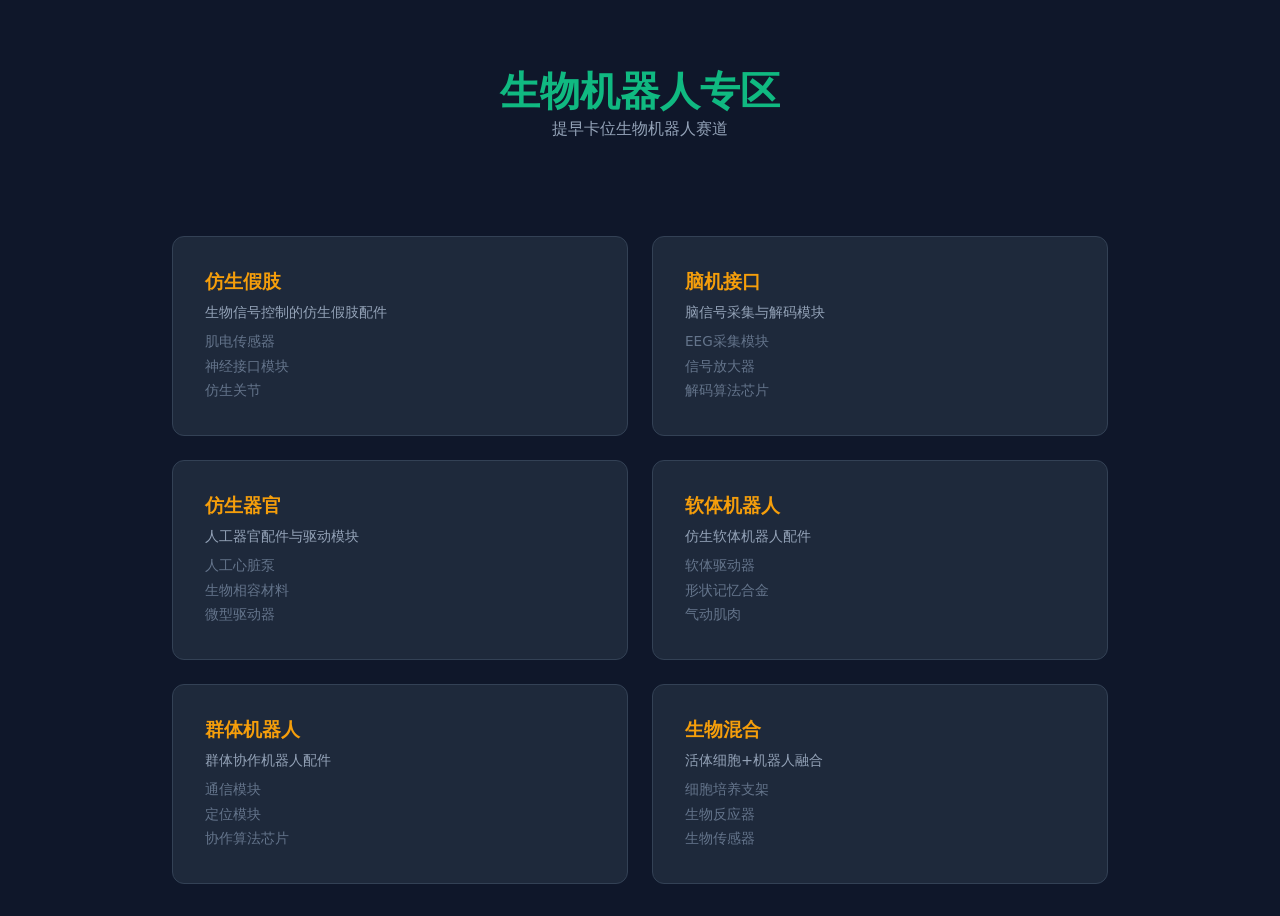
<file: robot-parts/website/bio-robot.html>
<!DOCTYPE html>
<html lang="zh-CN"><head><meta charset="UTF-8"><meta name="viewport" content="width=device-width,initial-scale=1.0">
<title>RoboParts - 生物机器人专区</title>
<style>*{margin:0;padding:0;box-sizing:border-box}body{background:#0f172a;color:#e2e8f0;font-family:system-ui,sans-serif}
.hero{text-align:center;padding:4rem 2rem}.hero h1{font-size:2.5rem;color:#10b981}
.cards{padding:2rem;max-width:1000px;margin:0 auto}.card-grid{display:grid;grid-template-columns:repeat(auto-fit,minmax(300px,1fr));gap:1.5rem}
.card{background:#1e293b;padding:2rem;border-radius:12px;border:1px solid #334155}.card h3{color:#f59e0b;margin-bottom:.5rem}
.card p{color:#94a3b8;font-size:.9rem}.card ul{list-style:none;color:#64748b;font-size:.85rem;margin-top:.5rem}.card li{padding:.2rem 0}
</style></head><body>
<div class="hero"><h1>生物机器人专区</h1><p style="color:#94a3b8">提早卡位生物机器人赛道</p></div>
<div class="cards"><div class="card-grid">
<div class="card"><h3>仿生假肢</h3><p>生物信号控制的仿生假肢配件</p><ul><li>肌电传感器</li><li>神经接口模块</li><li>仿生关节</li></ul></div>
<div class="card"><h3>脑机接口</h3><p>脑信号采集与解码模块</p><ul><li>EEG采集模块</li><li>信号放大器</li><li>解码算法芯片</li></ul></div>
<div class="card"><h3>仿生器官</h3><p>人工器官配件与驱动模块</p><ul><li>人工心脏泵</li><li>生物相容材料</li><li>微型驱动器</li></ul></div>
<div class="card"><h3>软体机器人</h3><p>仿生软体机器人配件</p><ul><li>软体驱动器</li><li>形状记忆合金</li><li>气动肌肉</li></ul></div>
<div class="card"><h3>群体机器人</h3><p>群体协作机器人配件</p><ul><li>通信模块</li><li>定位模块</li><li>协作算法芯片</li></ul></div>
<div class="card"><h3>生物混合</h3><p>活体细胞+机器人融合</p><ul><li>细胞培养支架</li><li>生物反应器</li><li>生物传感器</li></ul></div>
</div></div></body></html>
</file>
